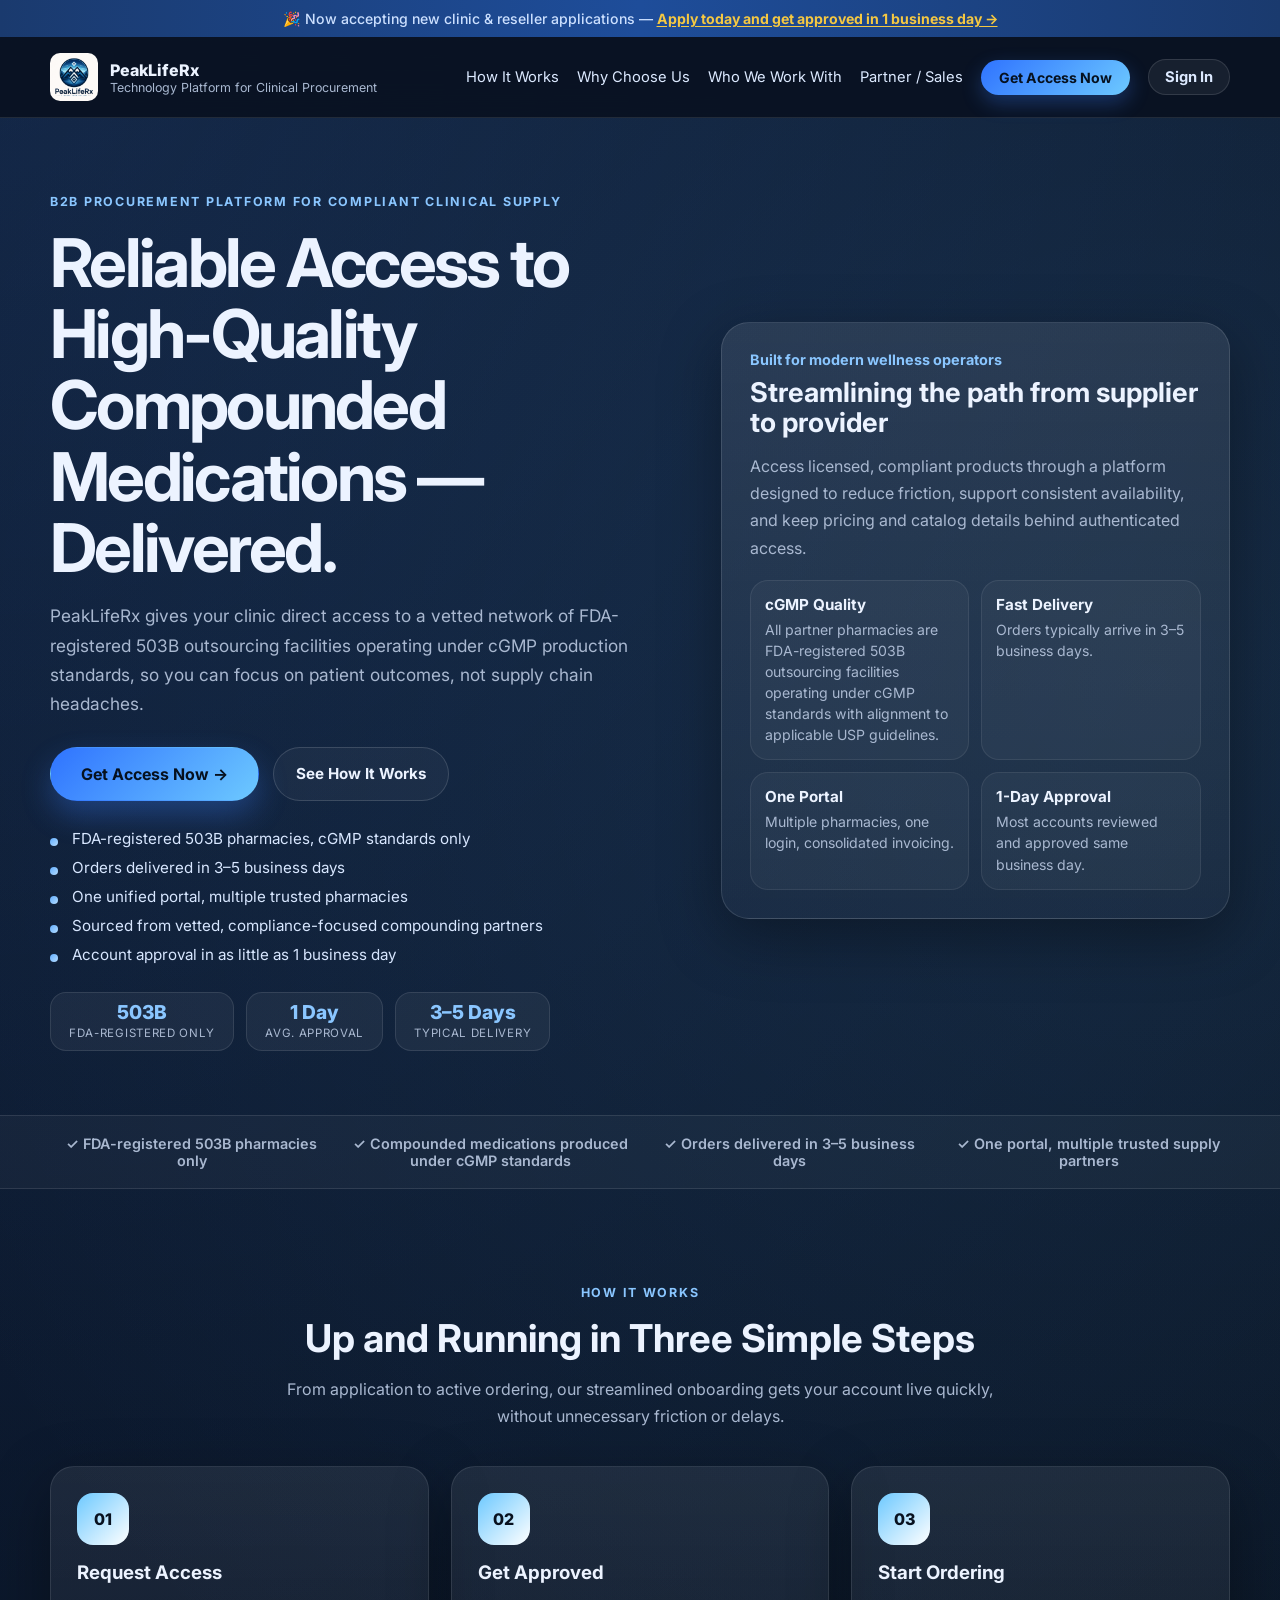
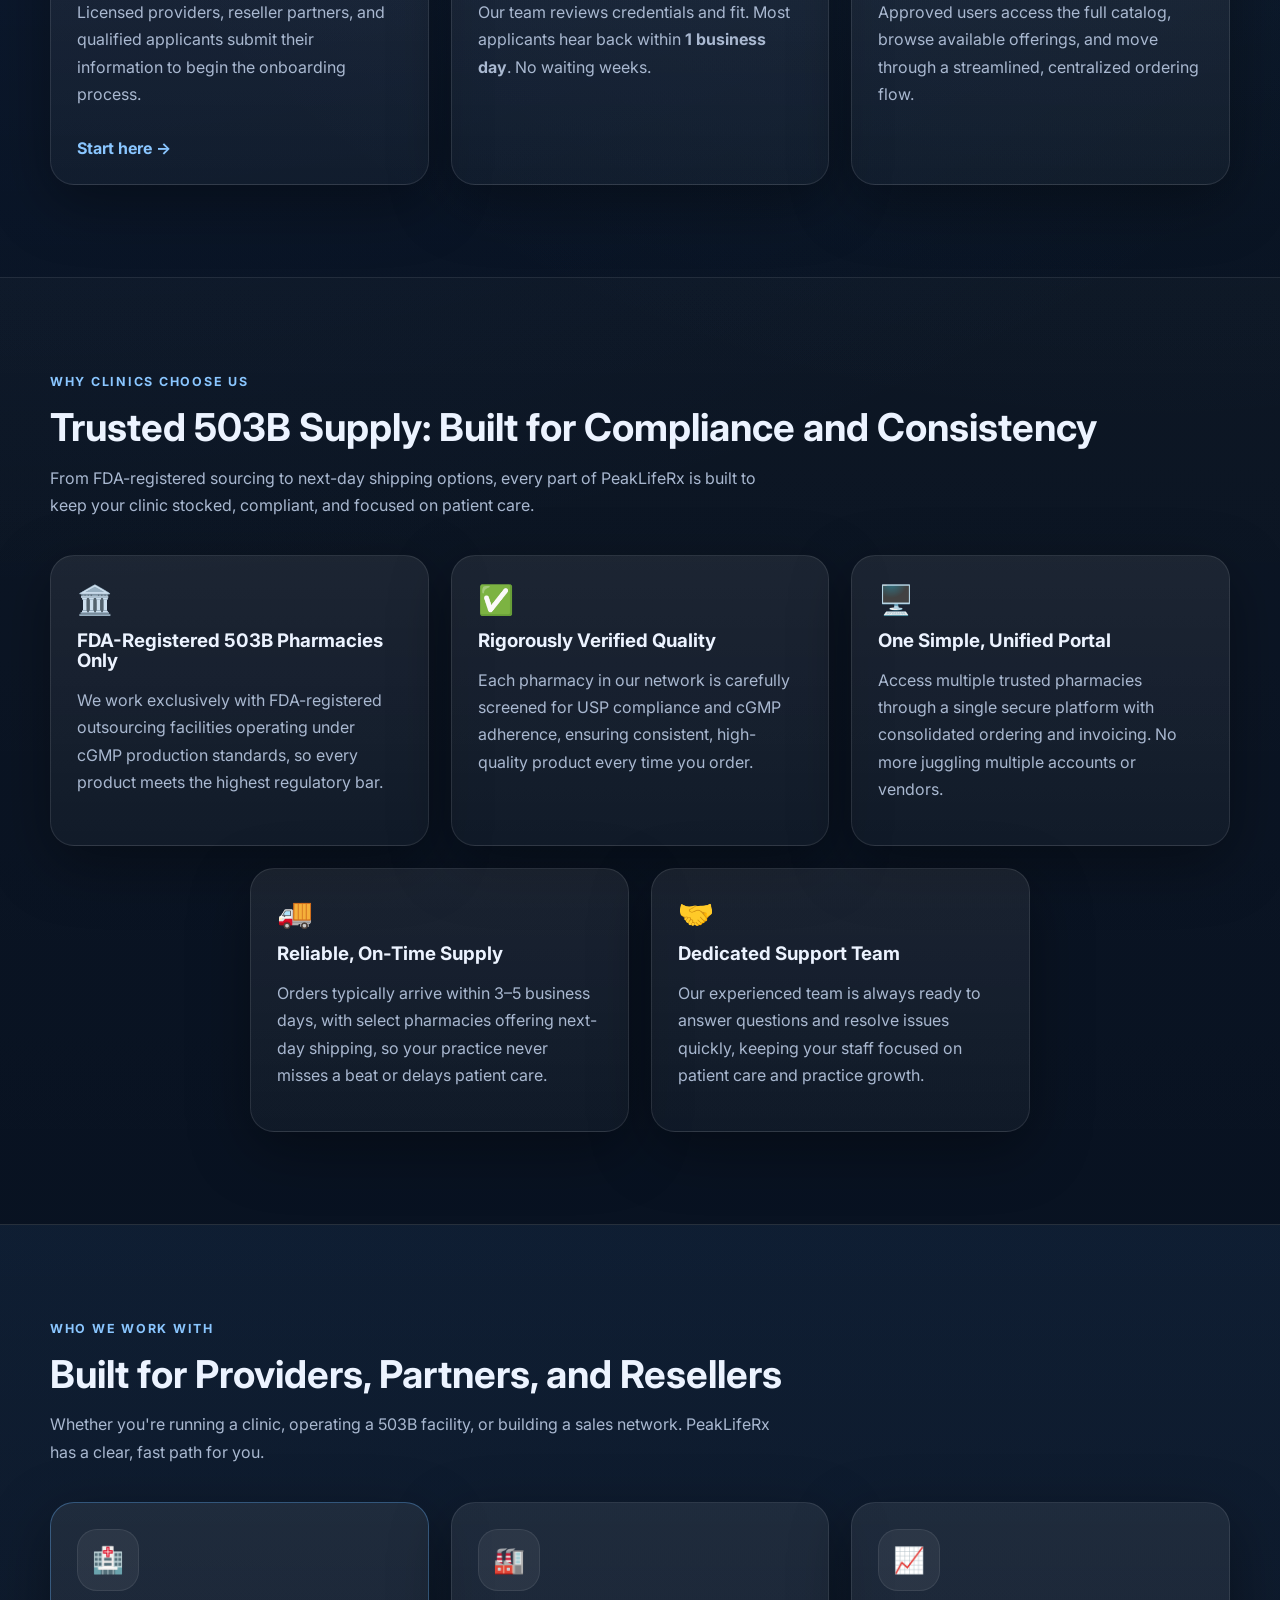
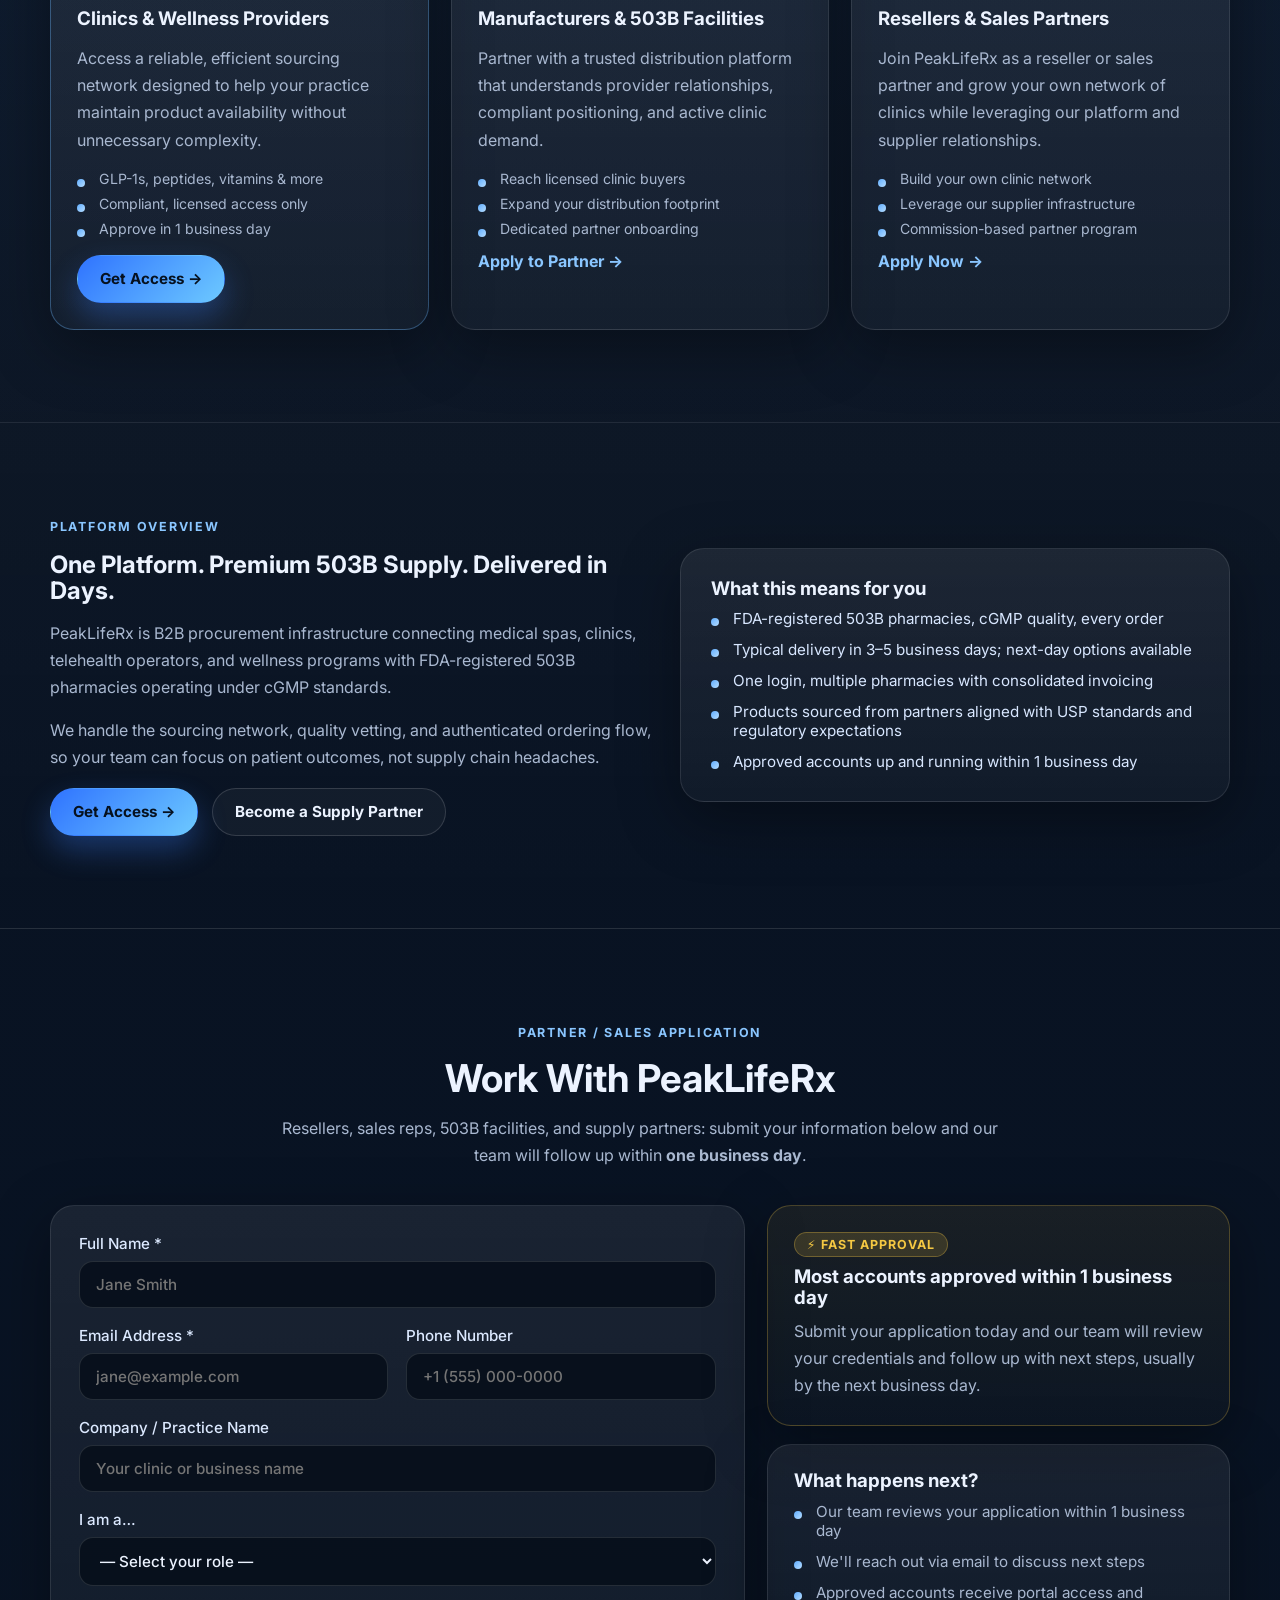
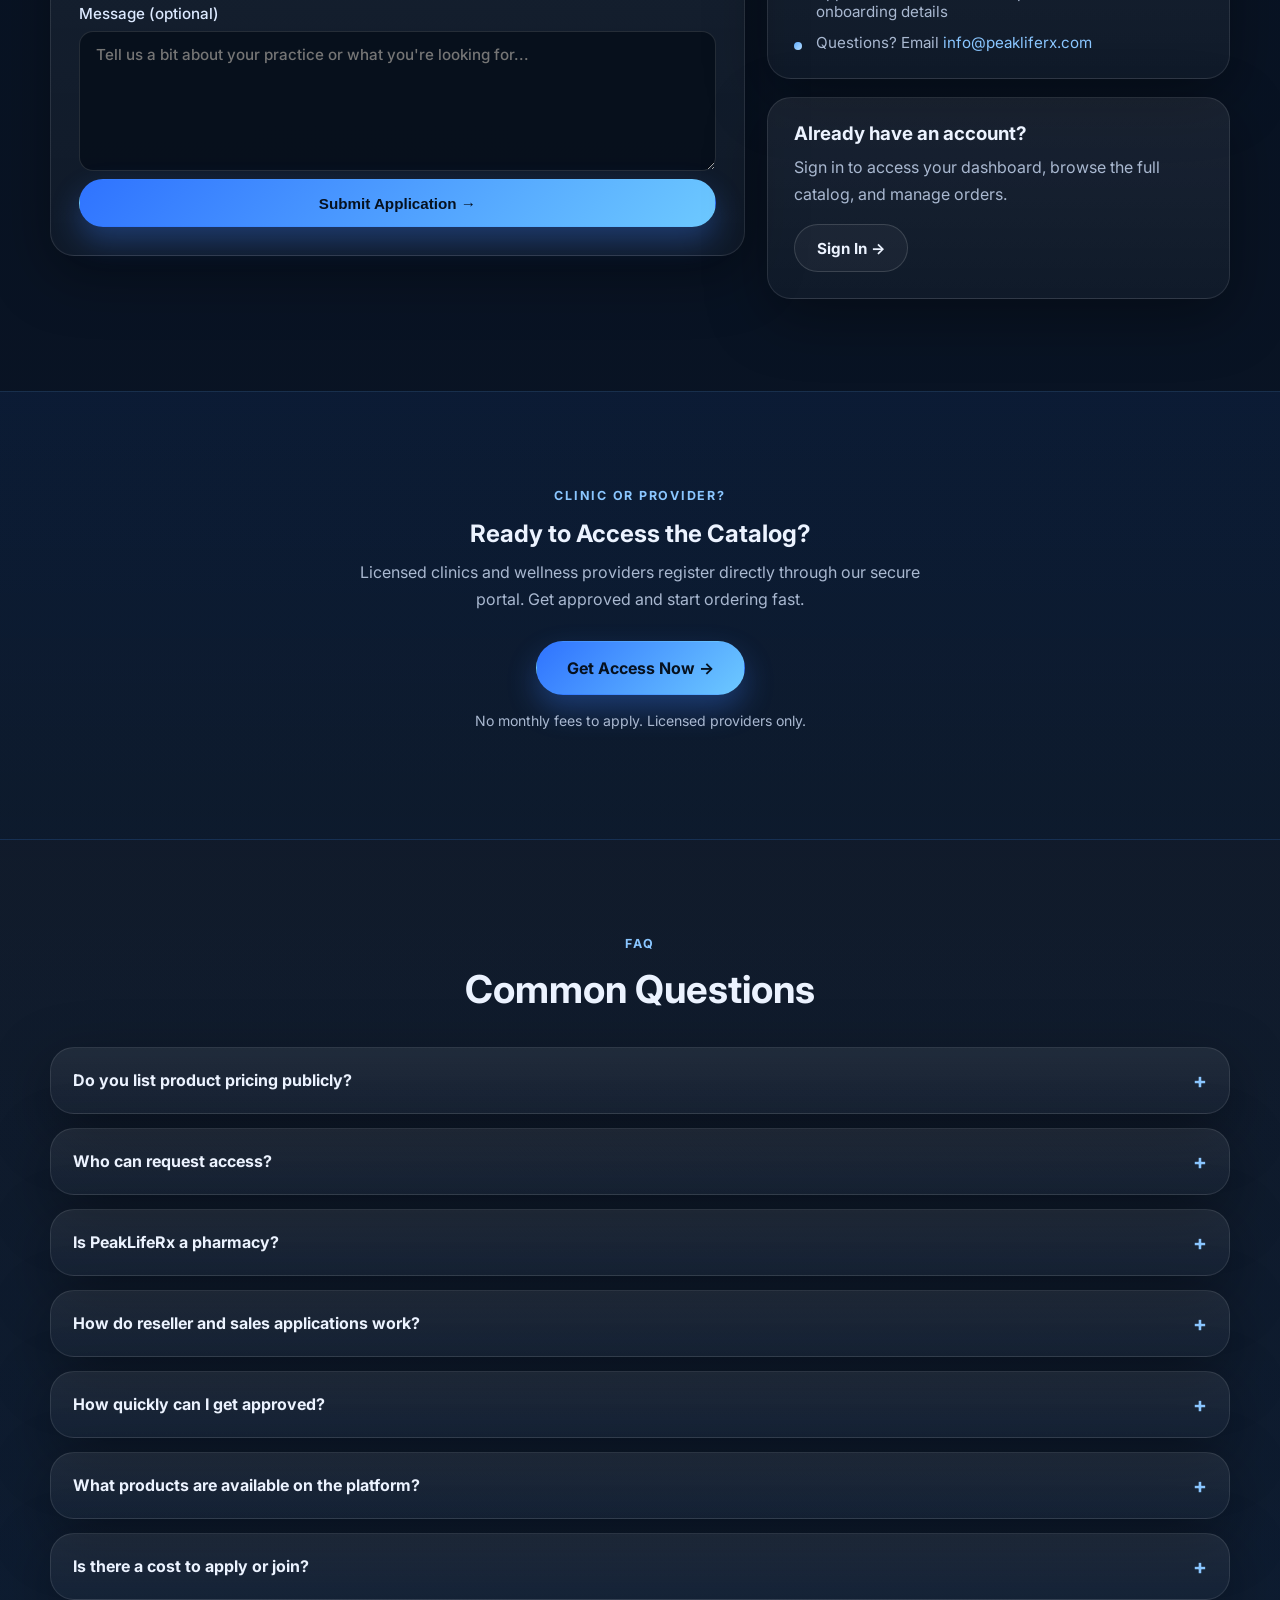
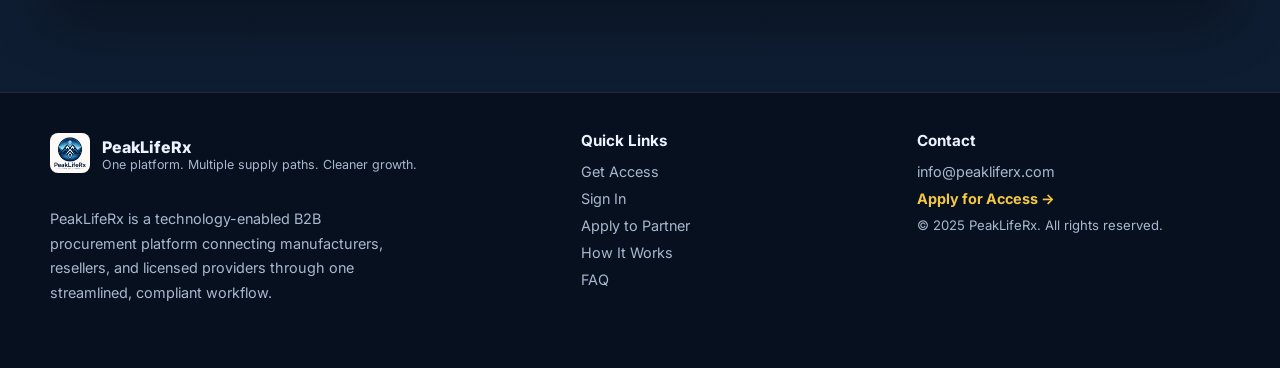
<file: index.html>
<!DOCTYPE html>
<html lang="en">
<head>
  <meta charset="UTF-8" />
  <meta name="viewport" content="width=device-width, initial-scale=1.0" />
  <title>PeakLifeRx | 503B & Wellness Procurement Platform</title>
  <meta name="description" content="PeakLifeRx is a technology-enabled B2B procurement platform connecting licensed providers, resellers, and vetted 503B supply partners through one streamlined, compliant ordering experience. Get approved in as little as 1 business day." />
  <meta name="robots" content="index, follow" />
  <link rel="canonical" href="https://peakliferx.com/" />
  <meta property="og:title" content="PeakLifeRx | 503B & Wellness Procurement Platform" />
  <meta property="og:description" content="Connect with FDA-registered 503B supply partners through one secure, compliant ordering platform built for clinics, resellers, and wellness operators." />
  <meta property="og:type" content="website" />
  <meta property="og:url" content="https://peakliferx.com/" />
  <meta name="twitter:card" content="summary_large_image" />
  <meta name="twitter:title" content="PeakLifeRx | 503B & Wellness Procurement" />
  <meta name="twitter:description" content="One compliant platform. Vetted 503B partners. Approved in 1 business day." />

  <!-- Structured Data -->
  <script type="application/ld+json">
  {
    "@context": "https://schema.org",
    "@type": "Organization",
    "name": "PeakLifeRx",
    "url": "https://peakliferx.com",
    "description": "Technology-enabled B2B pharmaceutical procurement platform connecting licensed providers, resellers, and 503B supply partners.",
    "contactPoint": {
      "@type": "ContactPoint",
      "email": "info@peakliferx.com",
      "contactType": "customer support"
    }
  }
  </script>

  <!-- ── Google Tag Manager ── -->
  <script>(function(w,d,s,l,i){w[l]=w[l]||[];w[l].push({'gtm.start':
  new Date().getTime(),event:'gtm.js'});var f=d.getElementsByTagName(s)[0],
  j=d.createElement(s),dl=l!='dataLayer'?'&l='+l:'';j.async=true;j.src=
  'https://www.googletagmanager.com/gtm.js?id='+i+dl;f.parentNode.insertBefore(j,f);
  })(window,document,'script','dataLayer','GTM-TKJJQB78');</script>
  <!-- ── End Google Tag Manager ── -->

  <link rel="preconnect" href="https://fonts.googleapis.com">
  <link rel="preconnect" href="https://fonts.gstatic.com" crossorigin>
  <link href="https://fonts.googleapis.com/css2?family=Inter:wght@400;500;600;700;800&display=swap" rel="stylesheet">
  <link rel="stylesheet" href="styles.css" />

  <!-- ── Netlify pre-render form detection ── -->
  <form name="partner-application" netlify netlify-honeypot="bot-field" hidden>
    <input type="text"   name="name" />
    <input type="email"  name="email" />
    <input type="text"   name="company" />
    <input type="tel"    name="phone" />
    <select name="type"><option>Clinic / Provider</option></select>
    <textarea name="message"></textarea>
  </form>
</head>
<body>
  <!-- ── Google Tag Manager (noscript) ── -->
  <noscript><iframe src="https://www.googletagmanager.com/ns.html?id=GTM-TKJJQB78"
  height="0" width="0" style="display:none;visibility:hidden"></iframe></noscript>
  <!-- ── End Google Tag Manager (noscript) ── -->

  <div class="site-shell">

    <!-- ═══════════════════ ANNOUNCEMENT BAR ════════════════════════════════ -->
    <div class="announcement-bar">
      <span>🎉 Now accepting new clinic &amp; reseller applications — <a href="http://sinqops.store/peakliferx/register">Apply today and get approved in 1 business day →</a></span>
    </div>

    <!-- ═══════════════════════════ HEADER ═══════════════════════════════ -->
    <header class="site-header">
      <div class="container nav-wrap">
        <a href="#top" class="brand" aria-label="PeakLifeRx home">
          <img src="logo.png" alt="PeakLifeRx" class="brand-logo" />
          <div>
            <div class="brand-name">PeakLifeRx</div>
            <div class="brand-tag">Technology Platform for Clinical Procurement</div>
          </div>
        </a>
        <nav class="desktop-nav" aria-label="Primary navigation">
          <a href="#how">How It Works</a>
          <a href="#why">Why Choose Us</a>
          <a href="#audiences">Who We Work With</a>
          <a href="#partner-form">Partner / Sales</a>
          <a href="http://sinqops.store/peakliferx/register" class="nav-cta-btn">Get Access Now</a>
          <a href="https://my.sinqops.com" class="nav-link-accent">Sign In</a>
        </nav>
        <button class="menu-toggle" aria-label="Open menu" aria-expanded="false">☰</button>
      </div>
      <div class="mobile-nav" hidden>
        <a href="#how">How It Works</a>
        <a href="#why">Why Choose Us</a>
        <a href="#audiences">Who We Work With</a>
        <a href="http://sinqops.store/peakliferx/register" class="mobile-cta">Get Access Now →</a>
        <a href="#partner-form">Partner / Sales Inquiry</a>
        <a href="https://my.sinqops.com">Sign In</a>
      </div>
    </header>

    <main id="top">

      <!-- ═══════════════════════════ HERO ═════════════════════════════════ -->
      <section class="hero">
        <div class="container hero-grid">
          <div class="hero-copy">
            <div class="eyebrow">B2B procurement platform for compliant clinical supply</div>
            <h1>Reliable Access to High-Quality Compounded Medications — Delivered.</h1>
            <p class="hero-text">
              PeakLifeRx gives your clinic direct access to a vetted network of FDA-registered
              503B outsourcing facilities operating under cGMP production standards, so you can
              focus on patient outcomes, not supply chain headaches.
            </p>
            <div class="hero-actions">
              <a class="btn btn-primary btn-lg" href="http://sinqops.store/peakliferx/register">Get Access Now →</a>
              <a class="btn btn-secondary" href="#how">See How It Works</a>
            </div>
            <ul class="hero-points">
              <li>FDA-registered 503B pharmacies, cGMP standards only</li>
              <li>Orders delivered in 3–5 business days</li>
              <li>One unified portal, multiple trusted pharmacies</li>
              <li>Sourced from vetted, compliance-focused compounding partners</li>
              <li>Account approval in as little as 1 business day</li>
            </ul>
            <div class="social-proof-row">
              <div class="stat-pill"><span class="stat-num">503B</span><span class="stat-label">FDA-Registered Only</span></div>
              <div class="stat-pill"><span class="stat-num">1 Day</span><span class="stat-label">Avg. Approval</span></div>
              <div class="stat-pill"><span class="stat-num">3–5 Days</span><span class="stat-label">Typical Delivery</span></div>
            </div>
          </div>
          <div class="hero-card glass-card">
            <div class="hero-card-inner">
              <div class="hero-card-label">Built for modern wellness operators</div>
              <h2>Streamlining the path from supplier to provider</h2>
              <p>
                Access licensed, compliant products through a platform designed to reduce
                friction, support consistent availability, and keep pricing and catalog details
                behind authenticated access.
              </p>
              <div class="hero-mini-grid">
                <div>
                  <strong>cGMP Quality</strong>
                  <span>All partner pharmacies are FDA-registered 503B outsourcing facilities operating under cGMP standards with alignment to applicable USP guidelines.</span>
                </div>
                <div>
                  <strong>Fast Delivery</strong>
                  <span>Orders typically arrive in 3–5 business days.</span>
                </div>
                <div>
                  <strong>One Portal</strong>
                  <span>Multiple pharmacies, one login, consolidated invoicing.</span>
                </div>
                <div>
                  <strong>1-Day Approval</strong>
                  <span>Most accounts reviewed and approved same business day.</span>
                </div>
              </div>

            </div>
          </div>
        </div>
      </section>

      <!-- ═══════════════════════ TRUST STRIP ══════════════════════════════ -->
      <section class="trust-strip" aria-label="Trust indicators">
        <div class="container trust-items">
          <span>✓ FDA-registered 503B pharmacies only</span>
          <span>✓ Compounded medications produced under cGMP standards</span>
          <span>✓ Orders delivered in 3–5 business days</span>
          <span>✓ One portal, multiple trusted supply partners</span>
        </div>
      </section>

      <!-- ═══════════════════════ HOW IT WORKS ═════════════════════════════ -->
      <section class="section" id="how">
        <div class="container section-head narrow-center">
          <div class="eyebrow">How it works</div>
          <h2>Up and Running in Three Simple Steps</h2>
          <p>From application to active ordering, our streamlined onboarding gets your
             account live quickly, without unnecessary friction or delays.</p>
        </div>
        <div class="container steps-grid">
          <article class="step-card">
            <div class="step-number">01</div>
            <h3>Request Access</h3>
            <p>Licensed providers, reseller partners, and qualified applicants submit their
               information to begin the onboarding process.</p>
            <a class="text-link" href="http://sinqops.store/peakliferx/register">Start here →</a>
          </article>
          <article class="step-card">
            <div class="step-number">02</div>
            <h3>Get Approved</h3>
            <p>Our team reviews credentials and fit. Most applicants hear back within
               <strong>1 business day</strong>. No waiting weeks.</p>
          </article>
          <article class="step-card">
            <div class="step-number">03</div>
            <h3>Start Ordering</h3>
            <p>Approved users access the full catalog, browse available offerings, and
               move through a streamlined, centralized ordering flow.</p>
          </article>
        </div>

      </section>

      <!-- ════════════════════════ WHY PEAKLIFERX ═══════════════════════════ -->
      <section class="section section-dark" id="why">
        <div class="container section-head">
          <div class="eyebrow">Why clinics choose us</div>
          <h2>Trusted 503B Supply: Built for Compliance and Consistency</h2>
          <p>
            From FDA-registered sourcing to next-day shipping options, every part of PeakLifeRx
            is built to keep your clinic stocked, compliant, and focused on patient care.
          </p>
        </div>
        <div class="container feature-grid feature-grid-5">
          <article class="feature-card">
            <div class="feature-icon">🏛️</div>
            <h3>FDA-Registered 503B Pharmacies Only</h3>
            <p>We work exclusively with FDA-registered outsourcing facilities operating under
               cGMP production standards, so every product meets the highest regulatory bar.</p>
          </article>
          <article class="feature-card">
            <div class="feature-icon">✅</div>
            <h3>Rigorously Verified Quality</h3>
            <p>Each pharmacy in our network is carefully screened for USP compliance and cGMP
               adherence, ensuring consistent, high-quality product every time you order.</p>
          </article>
          <article class="feature-card">
            <div class="feature-icon">🖥️</div>
            <h3>One Simple, Unified Portal</h3>
            <p>Access multiple trusted pharmacies through a single secure platform with
               consolidated ordering and invoicing. No more juggling multiple accounts or vendors.</p>
          </article>
          <article class="feature-card">
            <div class="feature-icon">🚚</div>
            <h3>Reliable, On-Time Supply</h3>
            <p>Orders typically arrive within 3–5 business days, with select pharmacies offering
               next-day shipping, so your practice never misses a beat or delays patient care.</p>
          </article>
          <article class="feature-card">
            <div class="feature-icon">🤝</div>
            <h3>Dedicated Support Team</h3>
            <p>Our experienced team is always ready to answer questions and resolve issues quickly,
               keeping your staff focused on patient care and practice growth.</p>
          </article>
        </div>
      </section>

      <!-- ════════════════════════ AUDIENCES ════════════════════════════════ -->
      <section class="section section-gradient" id="audiences">
        <div class="container section-head">
          <div class="eyebrow">Who we work with</div>
          <h2>Built for Providers, Partners, and Resellers</h2>
          <p>
            Whether you're running a clinic, operating a 503B facility, or building a sales
            network. PeakLifeRx has a clear, fast path for you.
          </p>
        </div>
        <div class="container audience-grid">
          <article class="audience-card highlight">
            <div class="audience-icon">🏥</div>
            <h3>Clinics &amp; Wellness Providers</h3>
            <p>Access a reliable, efficient sourcing network designed to help your practice
               maintain product availability without unnecessary complexity.</p>
            <ul class="mini-checklist">
              <li>GLP-1s, peptides, vitamins &amp; more</li>
              <li>Compliant, licensed access only</li>
              <li>Approve in 1 business day</li>
            </ul>
            <a class="btn btn-primary" href="http://sinqops.store/peakliferx/register" style="margin-top:18px;">Get Access →</a>
          </article>
          <article class="audience-card">
            <div class="audience-icon">🏭</div>
            <h3>Manufacturers &amp; 503B Facilities</h3>
            <p>Partner with a trusted distribution platform that understands provider
               relationships, compliant positioning, and active clinic demand.</p>
            <ul class="mini-checklist">
              <li>Reach licensed clinic buyers</li>
              <li>Expand your distribution footprint</li>
              <li>Dedicated partner onboarding</li>
            </ul>
            <a class="text-link" href="#partner-form" style="margin-top:14px;">Apply to Partner →</a>
          </article>
          <article class="audience-card">
            <div class="audience-icon">📈</div>
            <h3>Resellers &amp; Sales Partners</h3>
            <p>Join PeakLifeRx as a reseller or sales partner and grow your own network of
               clinics while leveraging our platform and supplier relationships.</p>
            <ul class="mini-checklist">
              <li>Build your own clinic network</li>
              <li>Leverage our supplier infrastructure</li>
              <li>Commission-based partner program</li>
            </ul>
            <a class="text-link" href="#partner-form" style="margin-top:14px;">Apply Now →</a>
          </article>
        </div>
      </section>

      <!-- ════════════════════════ PLATFORM SPLIT ═══════════════════════════ -->
      <section class="section section-dark split-section">
        <div class="container split-grid align-center">
          <div>
            <div class="eyebrow">Platform overview</div>
            <h2>One Platform. Premium 503B Supply. Delivered in Days.</h2>
            <p>
              PeakLifeRx is B2B procurement infrastructure connecting medical spas, clinics,
              telehealth operators, and wellness programs with FDA-registered 503B pharmacies
              operating under cGMP standards.
            </p>
            <p>
              We handle the sourcing network, quality vetting, and authenticated ordering flow,
              so your team can focus on patient outcomes, not supply chain headaches.
            </p>
            <div class="split-actions">
              <a class="btn btn-primary" href="http://sinqops.store/peakliferx/register">Get Access →</a>
              <a class="btn btn-secondary" href="#partner-form">Become a Supply Partner</a>
            </div>
          </div>
          <div class="callout-card large-callout">
            <h3>What this means for you</h3>
            <ul class="check-list">
              <li>FDA-registered 503B pharmacies, cGMP quality, every order</li>
              <li>Typical delivery in 3–5 business days; next-day options available</li>
              <li>One login, multiple pharmacies with consolidated invoicing</li>
              <li>Products sourced from partners aligned with USP standards and regulatory expectations</li>
              <li>Approved accounts up and running within 1 business day</li>
            </ul>

          </div>
        </div>
      </section>



      <!-- ════════════════════════ PARTNER FORM ═════════════════════════════ -->
      <section class="section" id="partner-form">
        <div class="container section-head narrow-center">
          <div class="eyebrow">Partner / sales application</div>
          <h2>Work With PeakLifeRx</h2>
          <p>Resellers, sales reps, 503B facilities, and supply partners: submit your information
             below and our team will follow up within <strong>one business day</strong>.</p>
        </div>
        <div class="container form-layout">

          <!-- ── Visible Netlify form ──────────────────────────────────────── -->
          <div class="form-card">
            <form
              name="partner-application"
              method="POST"
              action="/thank-you.html"
              data-netlify="true"
              netlify-honeypot="bot-field"
            >
              <input type="hidden" name="form-name" value="partner-application" />
              <p class="hidden-field" aria-hidden="true">
                <label>Don't fill this out: <input name="bot-field" /></label>
              </p>

              <div class="form-grid">
                <label class="full-width">
                  Full Name *
                  <input type="text" name="name" placeholder="Jane Smith" required />
                </label>
                <label>
                  Email Address *
                  <input type="email" name="email" placeholder="jane@example.com" required />
                </label>
                <label>
                  Phone Number
                  <input type="tel" name="phone" placeholder="+1 (555) 000-0000" />
                </label>
                <label class="full-width">
                  Company / Practice Name
                  <input type="text" name="company" placeholder="Your clinic or business name" />
                </label>
                <label class="full-width">
                  I am a…
                  <select name="type">
                    <option value="">— Select your role —</option>
                    <option value="clinic">Clinic / Wellness Provider</option>
                    <option value="reseller">Reseller / Sales Partner</option>
                    <option value="manufacturer">Manufacturer / 503B Facility</option>
                    <option value="other">Other</option>
                  </select>
                </label>
                <label class="full-width">
                  Message (optional)
                  <textarea name="message" placeholder="Tell us a bit about your practice or what you're looking for..."></textarea>
                </label>
              </div>

              <button type="submit" class="btn btn-primary submit-btn">Submit Application →</button>
            </form>
          </div>

          <!-- ── Side info panel ──────────────────────────────────────────── -->
          <aside class="side-panel">
            <div class="info-card urgency-card">
              <div class="urgency-badge">⚡ Fast Approval</div>
              <h3>Most accounts approved within 1 business day</h3>
              <p>Submit your application today and our team will review your credentials and follow up with next steps, usually by the next business day.</p>
            </div>
            <div class="info-card">
              <h3>What happens next?</h3>
              <ul class="check-list">
                <li>Our team reviews your application within 1 business day</li>
                <li>We'll reach out via email to discuss next steps</li>
                <li>Approved accounts receive portal access and onboarding details</li>
                <li>Questions? Email <a href="mailto:info@peakliferx.com" style="color:var(--blue-2)">info@peakliferx.com</a></li>
              </ul>
            </div>
            <div class="info-card">
              <h3>Already have an account?</h3>
              <p style="color:var(--muted); margin: 8px 0 16px;">Sign in to access your dashboard, browse the full catalog, and manage orders.</p>
              <a class="btn btn-secondary" href="https://my.sinqops.com">Sign In →</a>
            </div>
          </aside>

        </div>
      </section>

      <!-- ══════════════════════ GET ACCESS CTA ════════════════════════════ -->
      <section class="section get-access-section">
        <div class="container narrow-center" style="text-align:center;">
          <div class="eyebrow">Clinic or provider?</div>
          <h2>Ready to Access the Catalog?</h2>
          <p style="max-width:56ch; margin:0 auto 28px;">
            Licensed clinics and wellness providers register directly through our
            secure portal. Get approved and start ordering fast.
          </p>
          <a class="btn btn-primary btn-lg" href="http://sinqops.store/peakliferx/register">Get Access Now →</a>
          <p style="margin-top:14px; font-size:0.88rem; color:var(--muted);">No monthly fees to apply. Licensed providers only.</p>
        </div>
      </section>

      <!-- ══════════════════════════ FAQ ════════════════════════════════════ -->
      <section class="section section-gradient-light" id="faq">
        <div class="container section-head narrow-center">
          <div class="eyebrow">FAQ</div>
          <h2>Common Questions</h2>
        </div>
        <div class="container faq-list">
          <details>
            <summary>Do you list product pricing publicly?</summary>
            <p>No. Detailed product visibility and pricing are kept behind a secure sign-up and
               login flow to ensure only licensed, approved accounts have access to catalog details.</p>
          </details>
          <details>
            <summary>Who can request access?</summary>
            <p>Licensed clinics and wellness providers can request marketplace access via our
               <a href="http://sinqops.store/peakliferx/register" style="color:var(--blue-2)">registration page</a>.
               Manufacturers, 503B facilities, resellers, and sales applicants can use the partner
               application form above.</p>
          </details>
          <details>
            <summary>Is PeakLifeRx a pharmacy?</summary>
            <p>No. PeakLifeRx is a technology-enabled procurement platform that connects licensed
               buyers with vetted supply partners through a centralized digital workflow. We do not
               manufacture or dispense medications.</p>
          </details>
          <details>
            <summary>How do reseller and sales applications work?</summary>
            <p>Use the partner application form on this page to submit your information. Our team
               will review your application and reach out within one business day to discuss fit,
               onboarding, and next steps.</p>
          </details>
          <details>
            <summary>How quickly can I get approved?</summary>
            <p>Most applications are reviewed and approved within <strong>1 business day</strong>.
               Timelines can vary based on credential verification and account type, but we aim to
               keep the process fast and friction-free.</p>
          </details>
          <details>
            <summary>What products are available on the platform?</summary>
            <p>The full catalog, including GLP-1 compounded medications, peptides, vitamins, and
               wellness products, is available to approved accounts after login. Product visibility
               is kept behind authentication for compliance reasons.</p>
          </details>
          <details>
            <summary>Is there a cost to apply or join?</summary>
            <p>No. Creating an account and submitting an application is free. Our team will walk you
               through pricing and ordering details during the onboarding process.</p>
          </details>
        </div>
      </section>

    </main>

    <!-- ═══════════════════════════ FOOTER ══════════════════════════════════ -->
    <footer class="site-footer">
      <div class="container footer-grid">
        <div>
          <div class="brand footer-brand">
            <img src="logo.png" alt="PeakLifeRx" class="footer-logo" />
            <div>
              <div class="brand-name">PeakLifeRx</div>
              <div class="brand-tag">One platform. Multiple supply paths. Cleaner growth.</div>
            </div>
          </div>
          <p class="footer-copy">PeakLifeRx is a technology-enabled B2B procurement platform connecting manufacturers, resellers, and licensed providers through one streamlined, compliant workflow.</p>
        </div>
        <div>
          <h4>Quick Links</h4>
          <a href="http://sinqops.store/peakliferx/register">Get Access</a>
          <a href="https://my.sinqops.com">Sign In</a>
          <a href="#partner-form">Apply to Partner</a>
          <a href="#how">How It Works</a>
          <a href="#faq">FAQ</a>
        </div>
        <div>
          <h4>Contact</h4>
          <a href="mailto:info@peakliferx.com">info@peakliferx.com</a>
          <a href="http://sinqops.store/peakliferx/register" class="footer-cta-link">Apply for Access →</a>
          <span style="margin-top:8px; font-size:0.82rem;">© 2025 PeakLifeRx. All rights reserved.</span>
        </div>
      </div>
    </footer>

  </div><!-- /site-shell -->

  <script src="script.js"></script>
</body>
</html>
</file>
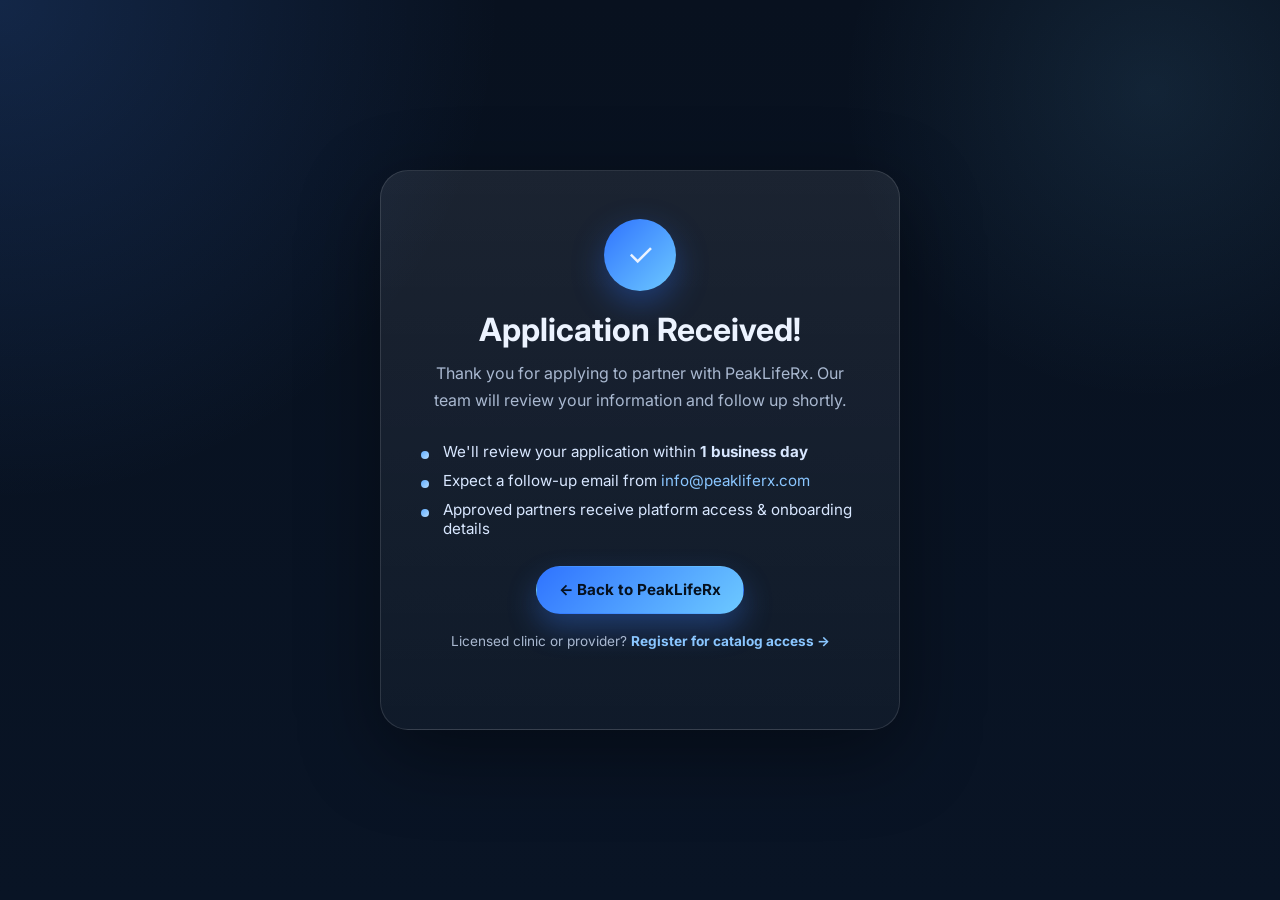
<file: thank-you.html>
<!DOCTYPE html>
<html lang="en">
<head>
  <meta charset="UTF-8" />
  <meta name="viewport" content="width=device-width, initial-scale=1.0" />
  <title>Application Submitted | PeakLifeRx</title>
  <!-- ── Google Tag Manager ── -->
  <script>(function(w,d,s,l,i){w[l]=w[l]||[];w[l].push({'gtm.start':
  new Date().getTime(),event:'gtm.js'});var f=d.getElementsByTagName(s)[0],
  j=d.createElement(s),dl=l!='dataLayer'?'&l='+l:'';j.async=true;j.src=
  'https://www.googletagmanager.com/gtm.js?id='+i+dl;f.parentNode.insertBefore(j,f);
  })(window,document,'script','dataLayer','GTM-TKJJQB78');</script>
  <!-- ── End Google Tag Manager ── -->
  <link rel="preconnect" href="https://fonts.googleapis.com">
  <link href="https://fonts.googleapis.com/css2?family=Inter:wght@400;600;700;800&display=swap" rel="stylesheet">
  <link rel="stylesheet" href="styles.css" />
  <style>
    .ty-wrap {
      min-height: 100vh;
      display: flex;
      flex-direction: column;
      align-items: center;
      justify-content: center;
      padding: 40px 20px;
      text-align: center;
    }
    .ty-card {
      background: linear-gradient(180deg, rgba(255,255,255,0.08), rgba(255,255,255,0.03));
      border: 1px solid rgba(255,255,255,0.12);
      border-radius: 28px;
      padding: 48px 40px;
      max-width: 520px;
      width: 100%;
      box-shadow: 0 24px 80px rgba(0,0,0,0.4);
    }
    .ty-icon {
      width: 72px;
      height: 72px;
      border-radius: 50%;
      background: linear-gradient(135deg, #2f73ff, #6dc9ff);
      display: grid;
      place-items: center;
      font-size: 2rem;
      margin: 0 auto 22px;
      box-shadow: 0 12px 32px rgba(47,115,255,0.35);
    }
    .ty-card h1 { font-size: 2rem; margin-bottom: 12px; }
    .ty-card p  { max-width: 44ch; margin: 0 auto 28px; }
    .ty-steps   { text-align: left; margin: 24px 0 28px; }
    .ty-steps li {
      padding-left: 22px;
      position: relative;
      color: #d8e7ff;
      font-size: 0.95rem;
      margin-bottom: 10px;
    }
    .ty-steps li::before {
      content: "";
      position: absolute;
      left: 0; top: 9px;
      width: 8px; height: 8px;
      border-radius: 999px;
      background: linear-gradient(135deg,#60adff,#b6ddff);
    }
  </style>
</head>
<body>
  <!-- ── Google Tag Manager (noscript) ── -->
  <noscript><iframe src="https://www.googletagmanager.com/ns.html?id=GTM-TKJJQB78"
  height="0" width="0" style="display:none;visibility:hidden"></iframe></noscript>
  <!-- ── End Google Tag Manager (noscript) ── -->
  <div class="ty-wrap">
    <div class="ty-card">
      <div class="ty-icon">✓</div>
      <h1>Application Received!</h1>
      <p>Thank you for applying to partner with PeakLifeRx. Our team will review your information and follow up shortly.</p>
      <ul class="ty-steps">
        <li>We'll review your application within <strong>1 business day</strong></li>
        <li>Expect a follow-up email from <a href="mailto:info@peakliferx.com" style="color:var(--blue-2)">info@peakliferx.com</a></li>
        <li>Approved partners receive platform access &amp; onboarding details</li>
      </ul>
      <a class="btn btn-primary" href="/">← Back to PeakLifeRx</a>
      <p style="margin-top:16px; font-size:0.85rem;">Licensed clinic or provider? <a href="http://sinqops.store/peakliferx/register" style="color:var(--blue-2); font-weight:700;">Register for catalog access →</a></p>
    </div>
  </div>
</body>
</html>
</file>
<file: styles.css>
:root {
  --bg: #08111f;
  --bg-soft: #0f1b2d;
  --panel: #101d31;
  --panel-2: #13233b;
  --line: rgba(255, 255, 255, 0.1);
  --text: #ecf3ff;
  --muted: #a9b8d0;
  --blue: #5aa7ff;
  --blue-2: #8ac6ff;
  --gold: #f5c842;
  --gold-dark: #d4a800;
  --white: #ffffff;
  --shadow: 0 18px 60px rgba(0, 0, 0, 0.35);
  --radius: 24px;
  --radius-sm: 16px;
  --max: 1180px;
}

* { box-sizing: border-box; }
html { scroll-behavior: smooth; }
body {
  margin: 0;
  font-family: "Inter", system-ui, -apple-system, BlinkMacSystemFont, "Segoe UI", sans-serif;
  background:
    radial-gradient(circle at top left, rgba(69, 138, 255, 0.18), transparent 32%),
    radial-gradient(circle at 90% 10%, rgba(110, 200, 255, 0.1), transparent 22%),
    linear-gradient(180deg, #08111f 0%, #091425 100%);
  color: var(--text);
}

a { color: inherit; text-decoration: none; }
p { color: var(--muted); line-height: 1.7; }
h1, h2, h3, h4 { margin: 0 0 12px; line-height: 1.08; }
ul { margin: 0; padding: 0; list-style: none; }

.container { width: min(calc(100% - 32px), var(--max)); margin: 0 auto; }
.site-shell { overflow-x: hidden; }
.section { padding: 92px 0; }
.section-dark {
  background: linear-gradient(180deg, rgba(255,255,255,0.02), rgba(255,255,255,0));
  border-top: 1px solid var(--line);
  border-bottom: 1px solid var(--line);
}
.section-gradient { background: linear-gradient(180deg, rgba(90,167,255,0.08), rgba(255,255,255,0.02)); }
.section-gradient-light { background: linear-gradient(180deg, rgba(255,255,255,0.03), rgba(90,167,255,0.06)); }

/* ── Announcement Bar ───────────────────────────────────────────────────── */
.announcement-bar {
  background: linear-gradient(90deg, #1a3a6e, #1e4d9a, #1a3a6e);
  text-align: center;
  padding: 10px 16px;
  font-size: 0.88rem;
  color: #cce0ff;
  font-weight: 500;
}
.announcement-bar a {
  color: var(--gold);
  font-weight: 700;
  text-decoration: underline;
  text-underline-offset: 2px;
}
.announcement-bar a:hover { color: #ffe88a; }

/* ── Header ─────────────────────────────────────────────────────────────── */
.site-header {
  position: sticky;
  top: 0;
  z-index: 50;
  backdrop-filter: blur(18px);
  -webkit-backdrop-filter: blur(18px);
  background: rgba(8, 17, 31, 0.88);
  border-bottom: 1px solid var(--line);
}
.nav-wrap {
  display: flex;
  align-items: center;
  justify-content: space-between;
  gap: 24px;
  padding: 16px 0;
}
.brand { display: inline-flex; align-items: center; gap: 12px; }
.brand-mark {
  width: 44px;
  height: 44px;
  border-radius: 14px;
  display: grid;
  place-items: center;
  font-weight: 800;
  font-size: 0.95rem;
  color: var(--white);
  background: linear-gradient(135deg, #2f73ff, #6cc9ff);
  box-shadow: 0 12px 30px rgba(62, 124, 255, 0.35);
  flex-shrink: 0;
}
.brand-name { font-size: 1rem; font-weight: 800; }
.brand-tag { color: var(--muted); font-size: 0.78rem; }
.desktop-nav { display: flex; align-items: center; gap: 18px; }
.desktop-nav a,
.mobile-nav a { color: #dce9ff; font-size: 0.92rem; transition: color 150ms; }
.desktop-nav a:hover,
.mobile-nav a:hover { color: var(--white); }

/* Nav CTA button (Apply Now in header) */
.nav-cta-btn {
  background: linear-gradient(135deg, #2f73ff, #6dc9ff) !important;
  color: #06111f !important;
  font-weight: 700 !important;
  padding: 9px 18px !important;
  border-radius: 999px !important;
  font-size: 0.88rem !important;
  box-shadow: 0 8px 20px rgba(58,127,255,0.3);
  transition: box-shadow 150ms, transform 150ms !important;
}
.nav-cta-btn:hover {
  box-shadow: 0 12px 28px rgba(58,127,255,0.45) !important;
  transform: translateY(-1px);
}

.nav-link-accent {
  color: var(--white);
  font-weight: 700;
  background: rgba(255,255,255,0.06);
  border: 1px solid rgba(255,255,255,0.12);
  padding: 8px 16px;
  border-radius: 999px;
}
.nav-link-accent:hover { background: rgba(255,255,255,0.1); }
.menu-toggle {
  display: none;
  background: transparent;
  border: 1px solid var(--line);
  color: white;
  border-radius: 12px;
  padding: 0.5rem 0.75rem;
  cursor: pointer;
  font-size: 1.1rem;
}
.mobile-nav {
  display: none;
  padding: 0 1rem 1rem;
  background: rgba(8, 17, 31, 0.97);
}
.mobile-nav.is-open { display: block; }
.mobile-nav a {
  display: block;
  padding: 0.9rem 0.4rem;
  border-bottom: 1px solid var(--line);
}
.mobile-cta {
  color: var(--gold) !important;
  font-weight: 700 !important;
}

/* ── Eyebrow label ──────────────────────────────────────────────────────── */
.eyebrow {
  display: inline-flex;
  align-items: center;
  gap: 10px;
  font-size: 0.78rem;
  text-transform: uppercase;
  letter-spacing: 0.14em;
  color: var(--blue-2);
  font-weight: 700;
  margin-bottom: 18px;
}
.eyebrow::before {
  content: none;
}

/* ── Buttons ────────────────────────────────────────────────────────────── */
.btn {
  display: inline-flex;
  align-items: center;
  justify-content: center;
  gap: 10px;
  min-height: 48px;
  padding: 0 22px;
  border-radius: 999px;
  border: 1px solid transparent;
  font-weight: 700;
  font-size: 0.95rem;
  transition: transform 160ms ease, box-shadow 160ms ease;
  cursor: pointer;
  text-decoration: none;
}
.btn:hover { transform: translateY(-2px); }
.btn-primary {
  background: linear-gradient(135deg, #2f73ff, #6dc9ff);
  color: #06111f;
  box-shadow: 0 14px 30px rgba(58, 127, 255, 0.32);
}
.btn-primary:hover { box-shadow: 0 18px 38px rgba(58, 127, 255, 0.45); }
.btn-secondary {
  background: rgba(255,255,255,0.04);
  color: var(--text);
  border-color: rgba(255,255,255,0.14);
}
.btn-secondary:hover { background: rgba(255,255,255,0.08); }
.btn-lg { min-height: 54px; padding: 0 30px; font-size: 1rem; }
.btn-sm { min-height: 40px; padding: 0 18px; font-size: 0.9rem; }
.btn-full { width: 100%; }
.submit-btn { width: 100%; margin-top: 8px; }

/* ── Hero ───────────────────────────────────────────────────────────────── */
.hero { padding: 72px 0 64px; }
.hero-grid {
  display: grid;
  grid-template-columns: minmax(0, 1.1fr) minmax(320px, 0.9fr);
  gap: 48px;
  align-items: center;
}
.hero-copy h1 {
  font-size: clamp(2.4rem, 5.5vw, 4.2rem);
  letter-spacing: -0.04em;
  max-width: 16ch;
  line-height: 1.06;
}
.hero-text { font-size: 1.08rem; max-width: 62ch; margin: 18px 0 28px; }
.hero-actions,
.cta-actions,
.split-actions { display: flex; flex-wrap: wrap; gap: 14px; }
.hero-points { display: grid; gap: 10px; margin-top: 28px; }
.hero-points li,
.check-list li,
.mini-checklist li {
  position: relative;
  padding-left: 22px;
  color: #d8e7ff;
  font-size: 0.95rem;
}
.hero-points li::before,
.check-list li::before,
.mini-checklist li::before {
  content: "";
  position: absolute;
  left: 0;
  top: 9px;
  width: 8px;
  height: 8px;
  border-radius: 999px;
  background: linear-gradient(135deg, #60adff, #b6ddff);
}

/* Social proof stats row */
.social-proof-row {
  display: flex;
  flex-wrap: wrap;
  gap: 12px;
  margin-top: 28px;
}
.stat-pill {
  display: flex;
  flex-direction: column;
  align-items: center;
  background: rgba(255,255,255,0.05);
  border: 1px solid rgba(255,255,255,0.1);
  border-radius: 16px;
  padding: 10px 18px;
  min-width: 90px;
}
.stat-num {
  font-size: 1.2rem;
  font-weight: 800;
  color: var(--blue-2);
  line-height: 1;
  margin-bottom: 4px;
}
.stat-label {
  font-size: 0.72rem;
  color: var(--muted);
  text-align: center;
  text-transform: uppercase;
  letter-spacing: 0.06em;
}

/* ── Glass card (hero right panel) ─────────────────────────────────────── */
.glass-card {
  background: linear-gradient(180deg, rgba(255,255,255,0.09), rgba(255,255,255,0.03));
  border: 1px solid rgba(255,255,255,0.12);
  box-shadow: var(--shadow);
  border-radius: 28px;
}
.hero-card-inner { padding: 28px; }
.hero-card-label { color: var(--blue-2); font-weight: 700; margin-bottom: 10px; font-size: 0.9rem; }
.hero-card h2 { font-size: 1.7rem; }
.hero-mini-grid {
  display: grid;
  grid-template-columns: repeat(2, 1fr);
  gap: 12px;
  margin-top: 18px;
}
.hero-mini-grid div {
  background: rgba(255,255,255,0.04);
  border: 1px solid rgba(255,255,255,0.08);
  border-radius: 18px;
  padding: 14px;
}
.hero-mini-grid strong { display: block; margin-bottom: 5px; color: var(--text); font-size: 0.95rem; }
.hero-mini-grid span { color: var(--muted); font-size: 0.88rem; line-height: 1.5; display: block; }

/* ── Trust strip ────────────────────────────────────────────────────────── */
.trust-strip {
  border-top: 1px solid var(--line);
  border-bottom: 1px solid var(--line);
  background: rgba(255,255,255,0.03);
}
.trust-items {
  display: grid;
  grid-template-columns: repeat(4, 1fr);
  gap: 1rem;
  padding: 1.2rem 0;
}
.trust-items span {
  color: var(--muted);
  text-align: center;
  font-weight: 600;
  font-size: 0.9rem;
}

/* ── Section headings ───────────────────────────────────────────────────── */
.section-head { margin-bottom: 36px; }
.section-head h2 { font-size: clamp(2rem, 3vw, 3.1rem); margin-bottom: 12px; }
.section-head p { max-width: 72ch; }
.narrow-center { text-align: center; }
.narrow-center p { margin-left: auto; margin-right: auto; }



/* ── Grid layouts ───────────────────────────────────────────────────────── */
.steps-grid,
.feature-grid,
.audience-grid,
.split-grid,
.form-layout,
.footer-grid { display: grid; gap: 22px; }

.steps-grid    { grid-template-columns: repeat(3, minmax(0, 1fr)); }
.feature-grid  { grid-template-columns: repeat(4, minmax(0, 1fr)); }

/* 5-card 3+2 layout */
.feature-grid-5 { grid-template-columns: repeat(6, minmax(0, 1fr)); }
.feature-grid-5 .feature-card:nth-child(1) { grid-column: span 2; }
.feature-grid-5 .feature-card:nth-child(2) { grid-column: span 2; }
.feature-grid-5 .feature-card:nth-child(3) { grid-column: span 2; }
.feature-grid-5 .feature-card:nth-child(4) { grid-column: 2 / span 2; }
.feature-grid-5 .feature-card:nth-child(5) { grid-column: 4 / span 2; }
.audience-grid { grid-template-columns: repeat(3, minmax(0, 1fr)); }
.split-grid    { grid-template-columns: 1.05fr 0.95fr; }
.form-layout   { grid-template-columns: minmax(0, 1.2fr) minmax(280px, 0.8fr); align-items: start; }
.footer-grid   { grid-template-columns: 1.3fr 0.8fr 0.8fr; }
.align-center  { align-items: center; }

/* ── Cards (shared) ─────────────────────────────────────────────────────── */
.step-card,
.feature-card,
.audience-card,
.callout-card,
.form-card,
.info-card,
.faq-list details,
.cta-panel {
  background: linear-gradient(180deg, rgba(255,255,255,0.07), rgba(255,255,255,0.03));
  border: 1px solid rgba(255,255,255,0.1);
  border-radius: var(--radius);
  box-shadow: var(--shadow);
}
.step-card,
.feature-card,
.audience-card,
.callout-card,
.info-card,
.cta-panel { padding: 26px; }

.step-number {
  width: 52px;
  height: 52px;
  display: grid;
  place-items: center;
  border-radius: 16px;
  margin-bottom: 18px;
  color: #08111f;
  font-weight: 800;
  background: linear-gradient(135deg, #6dc9ff, #ffffff);
}
.feature-icon {
  font-size: 1.8rem;
  margin-bottom: 14px;
}
.feature-card h3,
.step-card h3,
.audience-card h3,
.callout-card h3,
.info-card h3 { margin-bottom: 10px; color: var(--text); }

/* ── Audience cards ─────────────────────────────────────────────────────── */
.audience-card { position: relative; overflow: hidden; }
.audience-card.highlight { border-color: rgba(106, 183, 255, 0.35); }
.audience-icon {
  width: 62px;
  height: 62px;
  border-radius: 20px;
  display: grid;
  place-items: center;
  margin-bottom: 18px;
  font-size: 1.6rem;
  background: rgba(255,255,255,0.06);
  border: 1px solid rgba(255,255,255,0.08);
}
.text-link {
  display: inline-flex;
  margin-top: 14px;
  color: var(--blue-2);
  font-weight: 700;
  transition: color 150ms;
}
.text-link:hover { color: #b8d9ff; }
.mini-checklist { margin-top: 12px; display: grid; gap: 8px; }
.mini-checklist li { font-size: 0.88rem; color: var(--muted); }

/* ── Split / callout card ───────────────────────────────────────────────── */
.large-callout { padding: 30px; }
.large-callout ul { display: grid; gap: 12px; }

/* ── CTA panel (used in form section) ──────────────────────────────────── */
.cta-panel {
  display: flex;
  gap: 20px;
  align-items: center;
  justify-content: space-between;
  flex-wrap: wrap;
}

/* ── Get Access section ─────────────────────────────────────────────────── */
.get-access-section {
  background: linear-gradient(180deg, rgba(47, 115, 255, 0.08), rgba(109, 201, 255, 0.04));
  border-top: 1px solid rgba(90, 167, 255, 0.15);
  border-bottom: 1px solid rgba(90, 167, 255, 0.15);
}

/* ── Form ───────────────────────────────────────────────────────────────── */
.form-card { padding: 28px; }
.form-grid {
  display: grid;
  grid-template-columns: repeat(2, minmax(0, 1fr));
  gap: 18px;
}
label {
  display: grid;
  gap: 8px;
  color: #dce9ff;
  font-size: 0.95rem;
  font-weight: 500;
}
.full-width { grid-column: 1 / -1; }
input, select, textarea {
  width: 100%;
  border: 1px solid rgba(255,255,255,0.12);
  border-radius: 14px;
  padding: 13px 16px;
  background: rgba(6, 14, 26, 0.86);
  color: var(--text);
  font: inherit;
  font-size: 0.95rem;
  transition: border-color 150ms;
  outline: none;
}
input:focus, select:focus, textarea:focus {
  border-color: rgba(90, 167, 255, 0.5);
  box-shadow: 0 0 0 3px rgba(90, 167, 255, 0.12);
}
select option { background: #0f1b2d; }
textarea { resize: vertical; min-height: 140px; }
.hidden-field { display: none !important; }
.side-panel { display: grid; gap: 18px; }
.info-card ul { display: grid; gap: 12px; }
.info-card li { color: var(--muted); }
.info-card p { margin: 0; }

/* Urgency info card */
.urgency-card {
  border-color: rgba(245, 200, 66, 0.25) !important;
  background: linear-gradient(180deg, rgba(245,200,66,0.07), rgba(245,200,66,0.02)) !important;
}
.urgency-badge {
  display: inline-block;
  background: rgba(245, 200, 66, 0.15);
  border: 1px solid rgba(245, 200, 66, 0.3);
  color: var(--gold);
  font-size: 0.78rem;
  font-weight: 700;
  padding: 4px 12px;
  border-radius: 999px;
  margin-bottom: 10px;
  text-transform: uppercase;
  letter-spacing: 0.08em;
}

/* ── FAQ ────────────────────────────────────────────────────────────────── */
.faq-list { display: grid; gap: 14px; }
.faq-list details { padding: 20px 22px; cursor: pointer; }
.faq-list details[open] { border-color: rgba(90, 167, 255, 0.25); }
.faq-list summary {
  cursor: pointer;
  font-weight: 700;
  color: var(--text);
  list-style: none;
  display: flex;
  justify-content: space-between;
  align-items: center;
}
.faq-list summary::after {
  content: "+";
  font-size: 1.3rem;
  color: var(--blue-2);
  flex-shrink: 0;
}
details[open] summary::after { content: "−"; }
.faq-list summary::-webkit-details-marker { display: none; }
.faq-list details p { margin: 14px 0 0; }

/* ── Footer ─────────────────────────────────────────────────────────────── */
.site-footer {
  border-top: 1px solid var(--line);
  padding: 40px 0 48px;
  background: rgba(0,0,0,0.2);
}
.footer-brand { margin-bottom: 16px; }
.footer-grid a,
.footer-grid span {
  display: block;
  color: var(--muted);
  margin-bottom: 10px;
  font-size: 0.9rem;
  transition: color 150ms;
}
.footer-grid a:hover { color: var(--text); }
.footer-grid h4 { margin-bottom: 14px; color: var(--text); font-size: 0.95rem; }
.footer-copy { color: var(--muted); font-size: 0.9rem; max-width: 38ch; }
.footer-cta-link {
  color: var(--gold) !important;
  font-weight: 700 !important;
}
.footer-cta-link:hover { color: #ffe88a !important; }

/* ── Responsive ─────────────────────────────────────────────────────────── */
@media (max-width: 1024px) {
  .feature-grid { grid-template-columns: repeat(2, minmax(0, 1fr)); }
  .feature-grid-5 { grid-template-columns: repeat(2, minmax(0, 1fr)); }
  .feature-grid-5 .feature-card:nth-child(n) { grid-column: span 1; }
  .audience-grid,
  .steps-grid,
  .split-grid,
  .form-layout,
  .footer-grid,
  .hero-grid { grid-template-columns: 1fr; }
  .trust-items { grid-template-columns: repeat(2, 1fr); }
  .cta-panel { flex-direction: column; align-items: flex-start; }
}

@media (max-width: 760px) {
  .desktop-nav { display: none; }
  .menu-toggle { display: inline-flex; }
  .section { padding: 64px 0; }
  .hero { padding-top: 48px; }
  .hero-copy h1 { max-width: 16ch; }
  .hero-mini-grid,
  .form-grid,
  .trust-items { grid-template-columns: 1fr; }
  .btn { width: 100%; justify-content: center; }
  .hero-actions,
  .cta-actions,
  .split-actions { width: 100%; flex-direction: column; }
  .submit-btn { width: 100%; }
  .social-proof-row { justify-content: center; }
  .announcement-bar { font-size: 0.82rem; }
}

/* ── Utility ─────────────────────────────────────────────────────────────── */
.logo img { height: 42px; width: auto; }

/* ── Brand logo (replaces PL mark) ─────────────────────────────────────── */
.brand-logo {
  height: 48px;
  width: auto;
  border-radius: 10px;
  flex-shrink: 0;
}
.footer-logo {
  height: 40px;
  width: auto;
  border-radius: 8px;
  margin-bottom: 4px;
}
</file>
